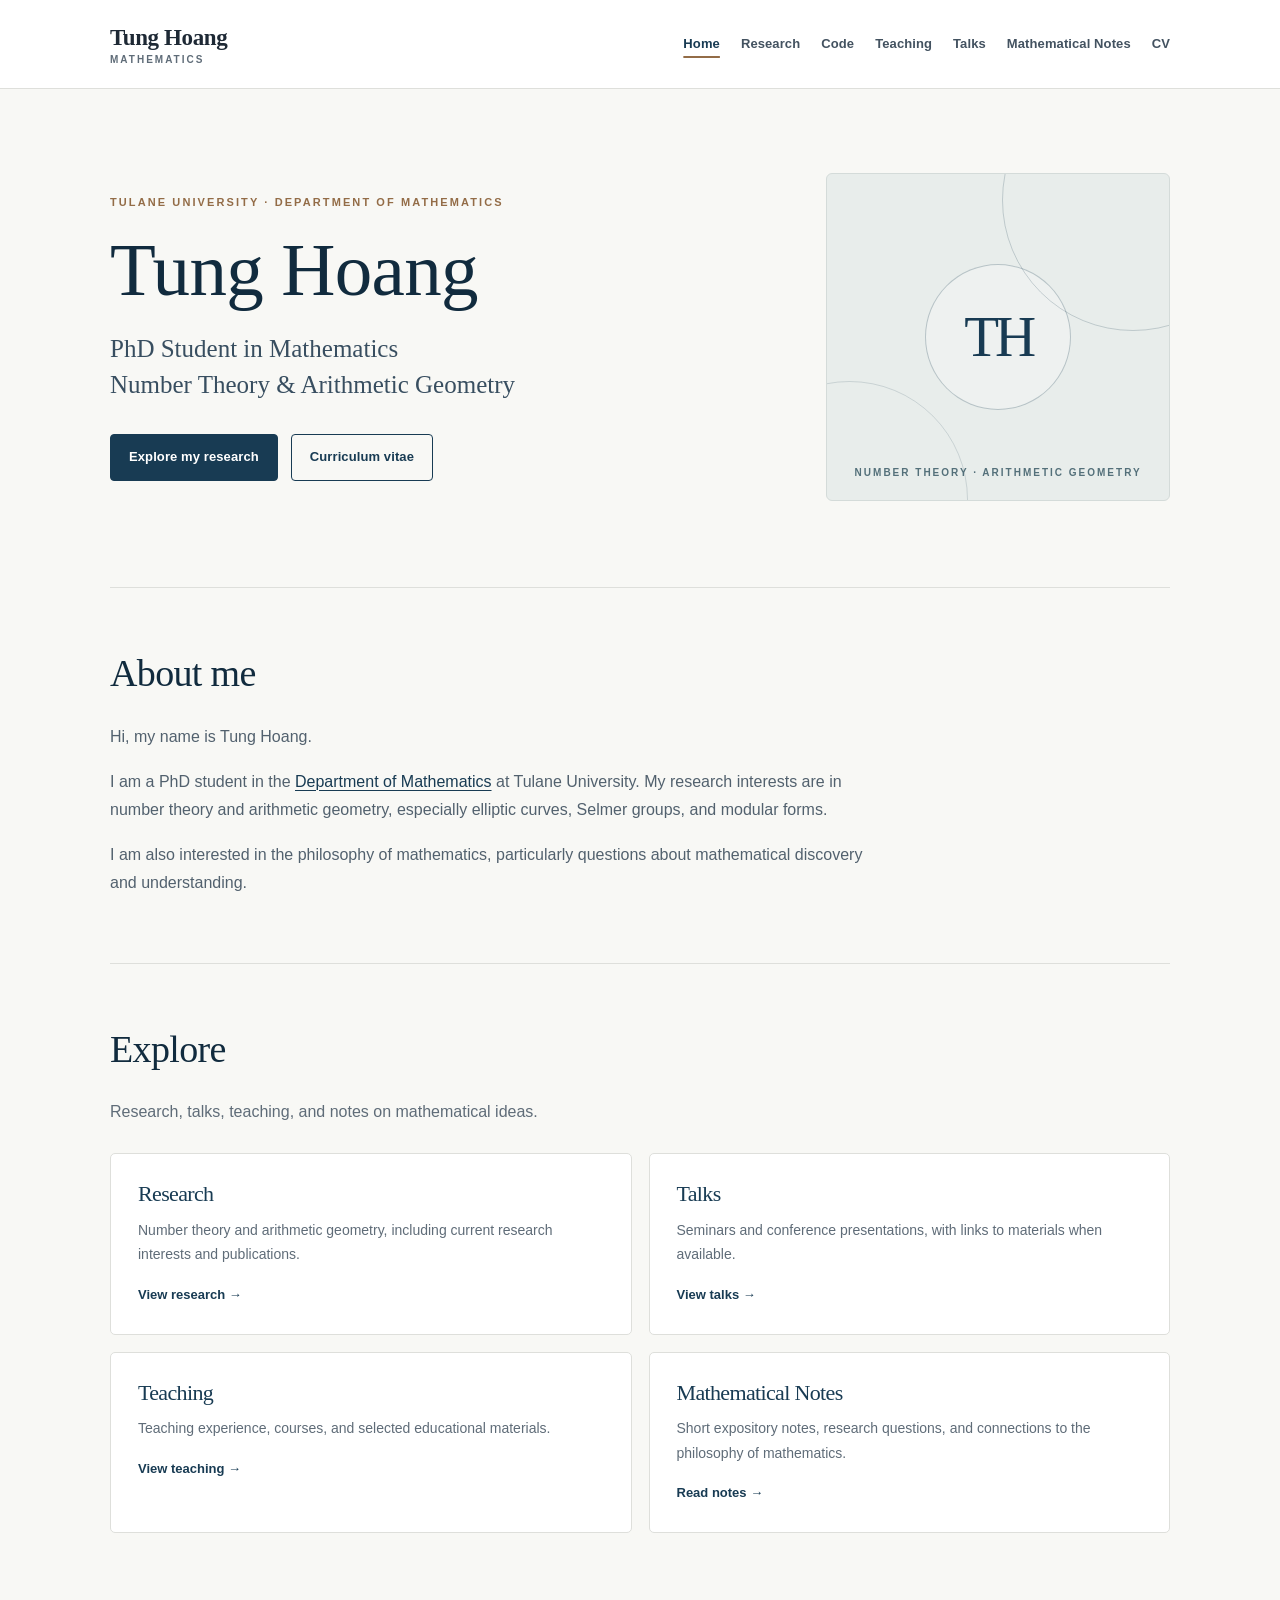
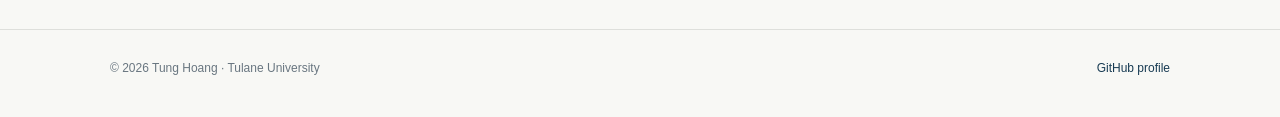
<file: index.html>
<!DOCTYPE html>
<html lang="en">
<head>
  <meta charset="UTF-8">
  <meta name="viewport" content="width=device-width, initial-scale=1">
  <meta name="description" content="Tung Hoang — PhD student in Mathematics at Tulane University, working in number theory and arithmetic geometry.">
  <meta name="theme-color" content="#f8f8f5">
  <title>Home | Tung Hoang</title>
  <link rel="stylesheet" href="style.css">
</head>
<body>
  <a class="skip-link" href="#main">Skip to content</a>
  <header class="topbar">
    <div class="container topbar-inner">
      <a class="brand" href="index.html" aria-label="Tung Hoang, home">
        <strong>Tung Hoang</strong>
        <small>Mathematics</small>
      </a>
      <nav aria-label="Main navigation">
        <a href="index.html" aria-current="page">Home</a>
        <a href="research.html">Research</a>
        <a href="code.html">Code</a>
        <a href="teaching.html">Teaching</a>
        <a href="talks.html">Talks</a>
        <a href="notes.html">Mathematical Notes</a>
        <a href="cv.html">CV</a>
      </nav>
    </div>
  </header>
  <main id="main" class="container">
    <section class="hero" aria-labelledby="page-title">
      <div>
        <p class="eyebrow">Tulane University · Department of Mathematics</p>
        <h1 id="page-title">Tung Hoang</h1>
        <p class="hero-lede">PhD Student in Mathematics<br>Number Theory &amp; Arithmetic Geometry</p>
        <div class="hero-actions">
          <a class="button" href="research.html">Explore my research</a>
          <a class="button button-outline" href="cv.html">Curriculum vitae</a>
        </div>
      </div>
      <!-- Replace the TH monogram with a portrait photograph when ready. -->
      <div class="portrait-panel" role="img" aria-label="Decorative TH monogram; portrait photograph to be added later">
        <div class="monogram" aria-hidden="true">TH</div>
        <span class="portrait-caption">Number theory · Arithmetic geometry</span>
      </div>
    </section>
    <section class="section" aria-labelledby="about-title">
      <div class="section-heading"><h2 id="about-title">About me</h2></div>
      <div class="content" style="max-width: 760px;">
        <p>Hi, my name is Tung Hoang.</p>
        <p>I am a PhD student in the <a href="https://sse.tulane.edu/math">Department of Mathematics</a> at Tulane University. My research interests are in number theory and arithmetic geometry, especially elliptic curves, Selmer groups, and modular forms.</p>
        <p>I am also interested in the philosophy of mathematics, particularly questions about mathematical discovery and understanding.</p>
      </div>
    </section>
    <section class="section" aria-labelledby="overview-title">
      <div class="section-heading"><h2 id="overview-title">Explore</h2></div>
      <p class="section-intro">Research, talks, teaching, and notes on mathematical ideas.</p>
      <div class="page-card-grid">
        <a class="page-card" href="research.html"><h3>Research</h3><p>Number theory and arithmetic geometry, including current research interests and publications.</p><span class="card-action">View research →</span></a>
        <a class="page-card" href="talks.html"><h3>Talks</h3><p>Seminars and conference presentations, with links to materials when available.</p><span class="card-action">View talks →</span></a>
        <a class="page-card" href="teaching.html"><h3>Teaching</h3><p>Teaching experience, courses, and selected educational materials.</p><span class="card-action">View teaching →</span></a>
        <a class="page-card" href="notes.html"><h3>Mathematical Notes</h3><p>Short expository notes, research questions, and connections to the philosophy of mathematics.</p><span class="card-action">Read notes →</span></a>
      </div>
    </section>
  </main>
  <footer>
    <div class="container footer-inner">
      <p>© <span id="year">2026</span> Tung Hoang · Tulane University</p>
      <a href="https://github.com/tunghoangmath" target="_blank" rel="noopener noreferrer">GitHub profile</a>
    </div>
  </footer>
  <script>document.getElementById('year').textContent = new Date().getFullYear();</script>
</body>
</html>
</file>
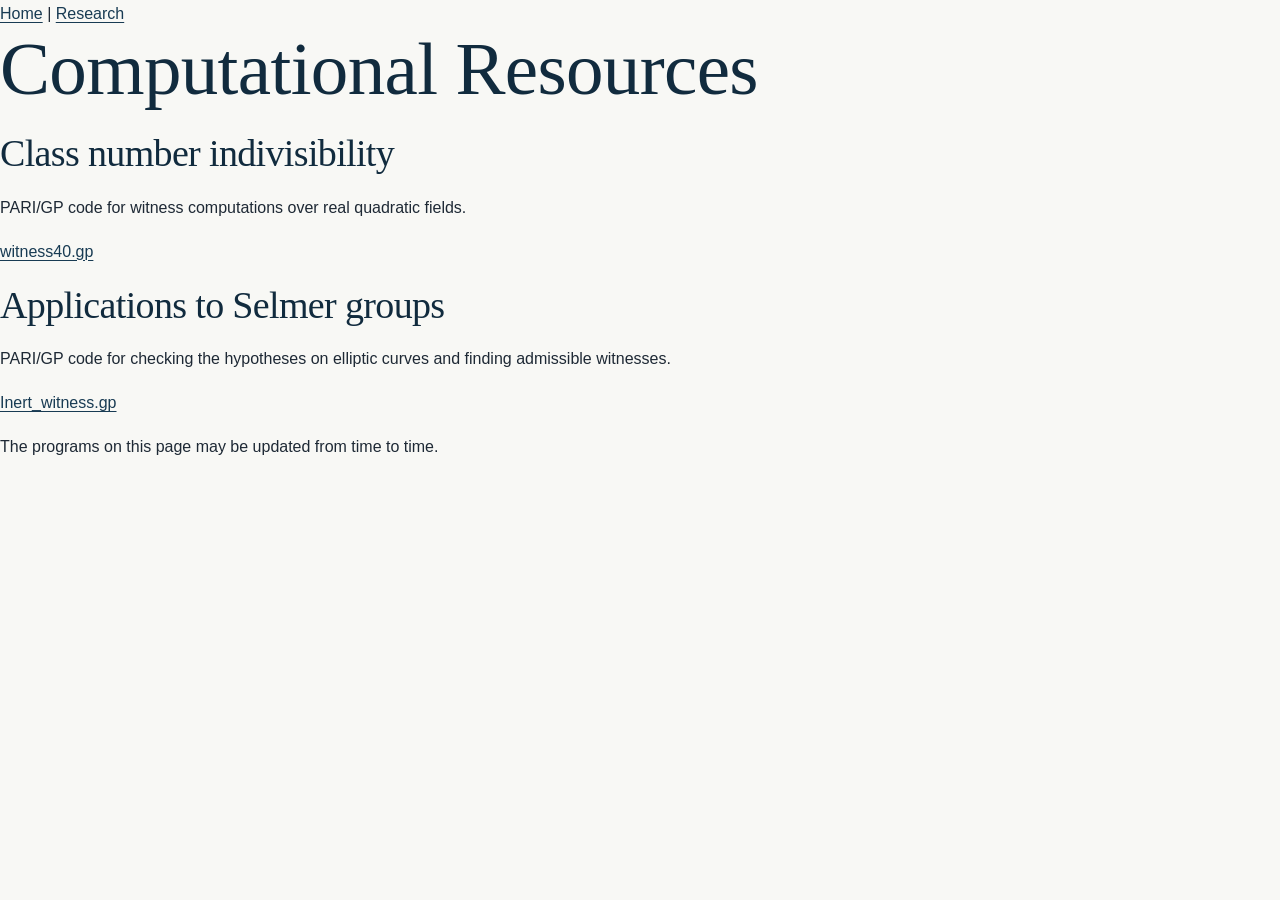
<file: code.html>
<!DOCTYPE html>
<html lang="en">
<head>
    <meta charset="UTF-8">
    <meta name="viewport" content="width=device-width, initial-scale=1">
    <title>Computational Resources</title>
    <link rel="stylesheet" href="style.css">
</head>
<body>

<a href="index.html">Home</a> |
<a href="research.html">Research</a>

<h1>Computational Resources</h1>

<h2>Class number indivisibility</h2>

<p>PARI/GP code for witness computations over real quadratic fields.</p>

<p><a href="code/witness40.gp" download>witness40.gp</a></p>

<h2>Applications to Selmer groups</h2>

<p>PARI/GP code for checking the hypotheses on elliptic curves
and finding admissible witnesses.</p>

<p><a href="code/Inert_witness.gp" download>Inert_witness.gp</a></p>

<p>The programs on this page may be updated from time to time.</p>

</body>
</html>
</file>
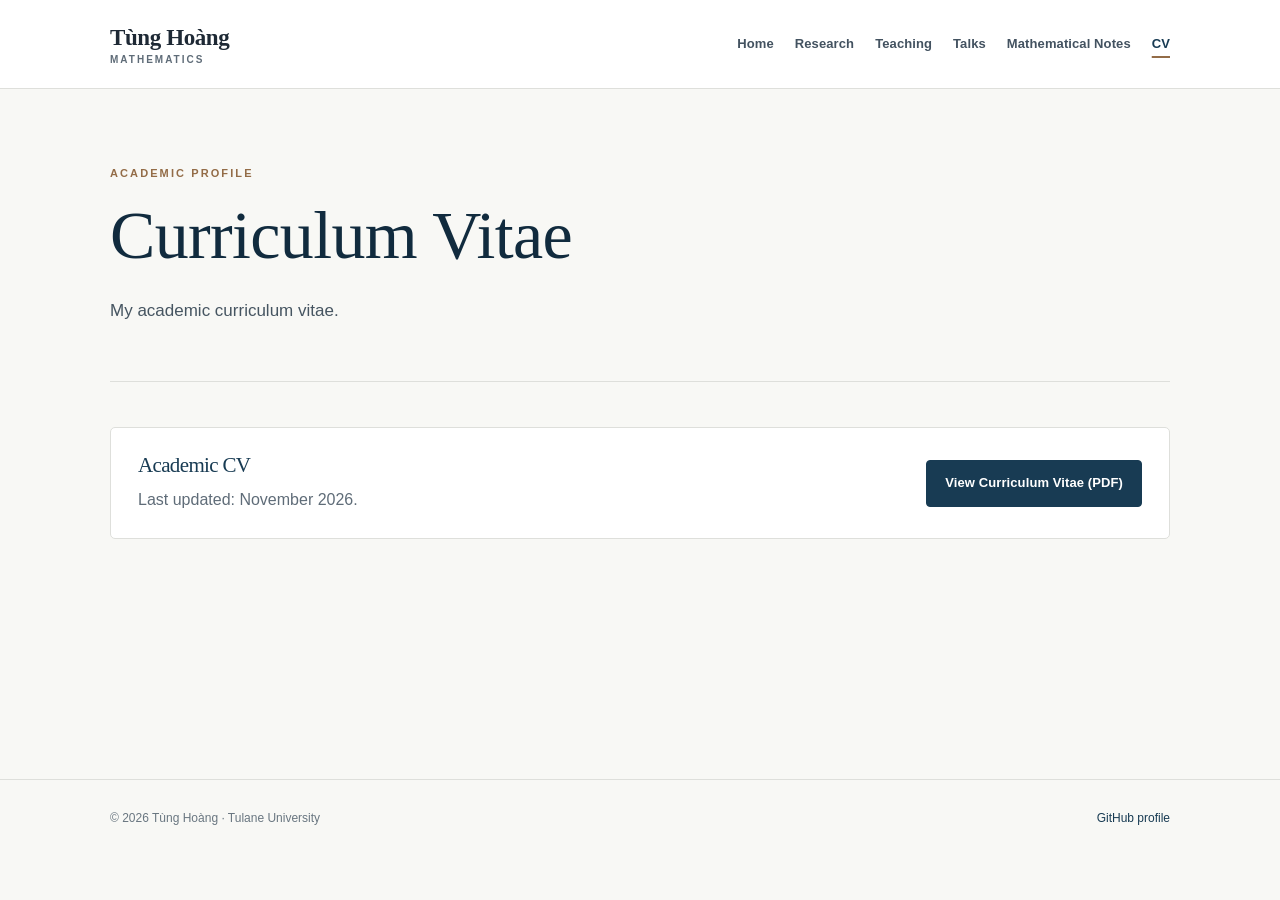
<file: cv.html>
<!DOCTYPE html>
<html lang="en">
<head>
  <meta charset="UTF-8">
  <meta name="viewport" content="width=device-width, initial-scale=1">
  <meta name="description" content="Academic curriculum vitae of Tùng Hoàng, PhD student in Mathematics at Tulane University.">
  <meta name="theme-color" content="#f8f8f5">
  <title>CV | Tùng Hoàng</title>
  <link rel="stylesheet" href="style.css">
</head>

<body>
  <a class="skip-link" href="#main">Skip to content</a>

  <header class="topbar">
    <div class="container topbar-inner">
      <a class="brand" href="index.html" aria-label="Tùng Hoàng, home">
        <strong>Tùng Hoàng</strong>
        <small>Mathematics</small>
      </a>

      <nav aria-label="Main navigation">
        <a href="index.html">Home</a>
        <a href="research.html">Research</a>
        <a href="teaching.html">Teaching</a>
        <a href="talks.html">Talks</a>
        <a href="notes.html">Mathematical Notes</a>
        <a href="cv.html" aria-current="page">CV</a>
      </nav>
    </div>
  </header>

  <main id="main" class="container subpage">

    <section class="page-intro">
      <p class="eyebrow">Academic profile</p>
      <h1>Curriculum Vitae</h1>
      <p class="lede">My academic curriculum vitae.</p>
    </section>

    <div class="page-body">
      <section class="section-block">
        <div class="cv-row">
          <div>
            <h3>Academic CV</h3>
            <p>Last updated: November 2026.</p>
          </div>

         <a class="button" href="CV_Tung%20Hoang.pdf" target="_blank" rel="noopener noreferrer">
            View Curriculum Vitae (PDF)
          </a>
        </div>
      </section>
    </div>

  </main>

  <footer>
    <div class="container footer-inner">
      <p>© <span id="year">2026</span> Tùng Hoàng · Tulane University</p>
      <a href="https://github.com/tunghoangmath" target="_blank" rel="noopener noreferrer">
        GitHub profile
      </a>
    </div>
  </footer>

  <script>
    document.getElementById('year').textContent = new Date().getFullYear();
  </script>

</body>
</html>
</file>
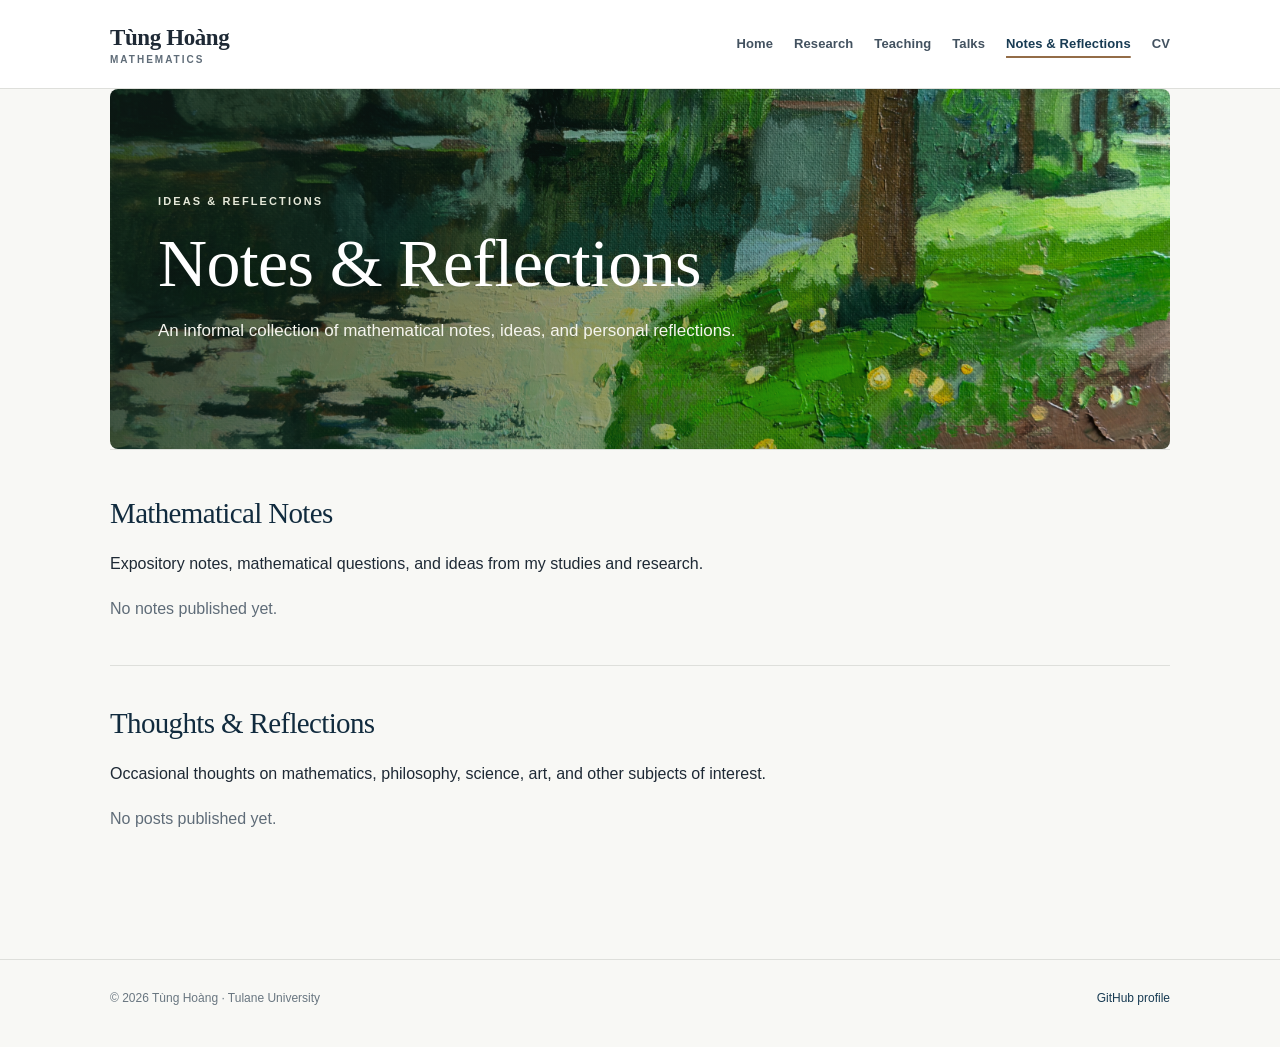
<file: notes.html>
<!DOCTYPE html>
<html lang="en">
<head>
  <meta charset="UTF-8">
  <meta name="viewport" content="width=device-width, initial-scale=1">
  <meta name="description" content="Mathematical notes, thoughts, and reflections by Tùng Hoàng.">
  <meta name="theme-color" content="#f8f8f5">
  <title>Notes &amp; Reflections | Tùng Hoàng</title>
  <link rel="stylesheet" href="style.css">

  <style>
    .notes-hero {
      position: relative;
      min-height: 360px;
      display: flex;
      flex-direction: column;
      justify-content: center;
      padding: 48px;
      box-sizing: border-box;
      border-radius: 8px;
      overflow: hidden;
      background-color: #29483a;
      background-image:
        linear-gradient(
          90deg,
          rgba(15, 30, 24, 0.72),
          rgba(15, 30, 24, 0.08)
        ),
        url("painting.jpg.jpeg");
      background-size: cover;
      background-position: center;
    }

    .notes-hero h1 {
      color: #ffffff;
      margin-bottom: 16px;
    }

    .notes-hero .eyebrow {
      color: #e5e8d9;
    }

    .notes-hero .lede {
      color: #f5f5ee;
      max-width: 600px;
      line-height: 1.7;
    }

    .notes-description {
      max-width: 740px;
      line-height: 1.8;
    }

    @media (max-width: 760px) {
      .notes-hero {
        min-height: 300px;
        padding: 28px;
        background-position: center;
      }

      .notes-hero h1 {
        font-size: 32px;
      }
    }
  </style>
</head>

<body>
  <a class="skip-link" href="#main">Skip to content</a>

  <header class="topbar">
    <div class="container topbar-inner">

      <a class="brand" href="index.html" aria-label="Tùng Hoàng, home">
        <strong>Tùng Hoàng</strong>
        <small>Mathematics</small>
      </a>

      <nav aria-label="Main navigation">
        <a href="index.html">Home</a>
        <a href="research.html">Research</a>
        <a href="teaching.html">Teaching</a>
        <a href="talks.html">Talks</a>
        <a href="notes.html" aria-current="page">Notes &amp; Reflections</a>
        <a href="cv.html">CV</a>
      </nav>

    </div>
  </header>

  <main id="main" class="container subpage">

    <section class="page-intro notes-hero">
      <p class="eyebrow">Ideas &amp; Reflections</p>

      <h1>Notes &amp; Reflections</h1>

      <p class="lede">
        An informal collection of mathematical notes,
        ideas, and personal reflections.
      </p>
    </section>

    <div class="page-body">

      <section class="section-block">
        <h2>Mathematical Notes</h2>

        <p class="notes-description">
          Expository notes, mathematical questions,
          and ideas from my studies and research.
        </p>

        <p class="quiet">No notes published yet.</p>
      </section>

      <section class="section-block">
        <h2>Thoughts &amp; Reflections</h2>

        <p class="notes-description">
          Occasional thoughts on mathematics, philosophy,
          science, art, and other subjects of interest.
        </p>

        <p class="quiet">No posts published yet.</p>
      </section>

    </div>
  </main>

  <footer>
    <div class="container footer-inner">
      <p>© <span id="year">2026</span> Tùng Hoàng · Tulane University</p>

      <a href="https://github.com/tunghoangmath"
         target="_blank"
         rel="noopener noreferrer">
        GitHub profile
      </a>
    </div>
  </footer>

  <script>
    document.getElementById('year').textContent =
      new Date().getFullYear();
  </script>

</body>
</html>
</file>
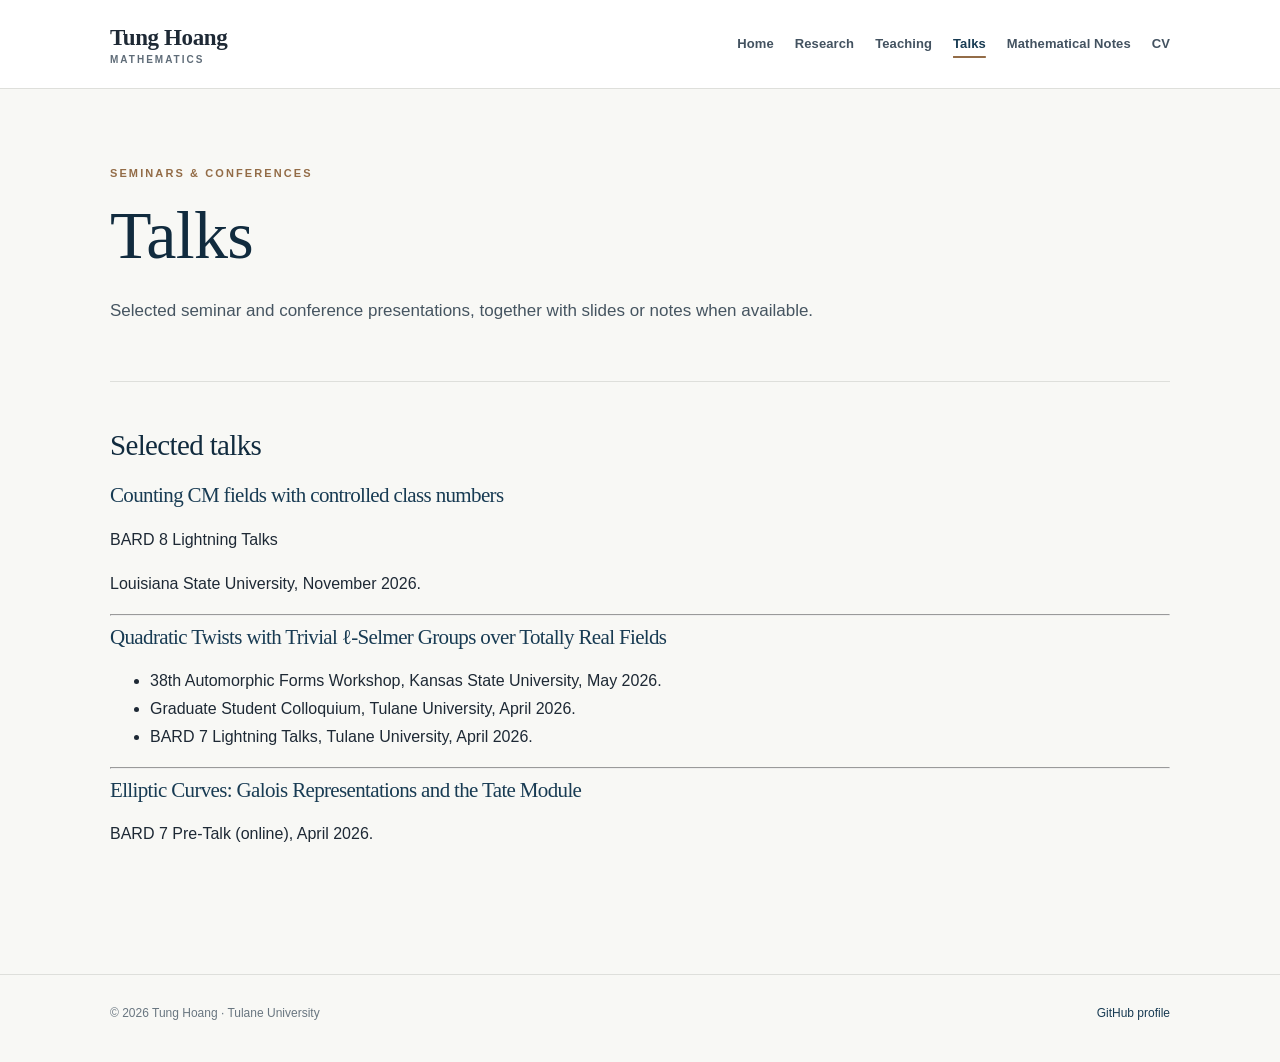
<file: talks.html>
<!DOCTYPE html>
<html lang="en">
<head>
  <meta charset="UTF-8">
  <meta name="viewport" content="width=device-width, initial-scale=1">
  <meta name="description" content="Academic website of Tung Hoang, PhD student in Mathematics at Tulane University.">
  <meta name="theme-color" content="#f8f8f5">
  <title>Talks | Tung Hoang</title>
  <link rel="stylesheet" href="style.css">
</head>
<body>
  <a class="skip-link" href="#main">Skip to content</a>
  <header class="topbar">
    <div class="container topbar-inner">
      <a class="brand" href="index.html" aria-label="Tung Hoang, home">
        <strong>Tung Hoang</strong>
        <small>Mathematics</small>
      </a>
      <nav aria-label="Main navigation">
        <a href="index.html">Home</a>
        <a href="research.html">Research</a>
        <a href="teaching.html">Teaching</a>
        <a href="talks.html" aria-current="page">Talks</a>
        <a href="notes.html">Mathematical Notes</a>
        <a href="cv.html">CV</a>
      </nav>
    </div>
  </header>
  <main id="main" class="container subpage">
    <section class="page-intro">
      <p class="eyebrow">Seminars &amp; conferences</p>
      <h1>Talks</h1>
      <p class="lede">Selected seminar and conference presentations, together with slides or notes when available.</p>
    </section>
    <div class="page-body">
      <section class="section-block">
        <h2>Selected talks</h2>
        
<article>
  <h3>Counting CM fields with controlled class numbers</h3>
  <p>BARD 8 Lightning Talks</p>
  <p>Louisiana State University, November 2026.</p>
</article>

<hr>

<article>
  <h3>Quadratic Twists with Trivial ℓ-Selmer Groups over Totally Real Fields</h3>
  <ul>
    <li>38th Automorphic Forms Workshop, Kansas State University, May 2026.</li>
    <li>Graduate Student Colloquium, Tulane University, April 2026.</li>
    <li>BARD 7 Lightning Talks, Tulane University, April 2026.</li>
  </ul>
</article>

<hr>

<article>
  <h3>Elliptic Curves: Galois Representations and the Tate Module</h3>
  <p>BARD 7 Pre-Talk (online), April 2026.</p>
</article>

      </section>
    </div>
  </main>
  <footer>
    <div class="container footer-inner">
      <p>© <span id="year">2026</span> Tung Hoang · Tulane University</p>
      <a href="https://github.com/tunghoangmath" target="_blank" rel="noopener noreferrer">GitHub profile</a>
    </div>
  </footer>
  <script>document.getElementById('year').textContent = new Date().getFullYear();</script>
</body>
</html>
</file>
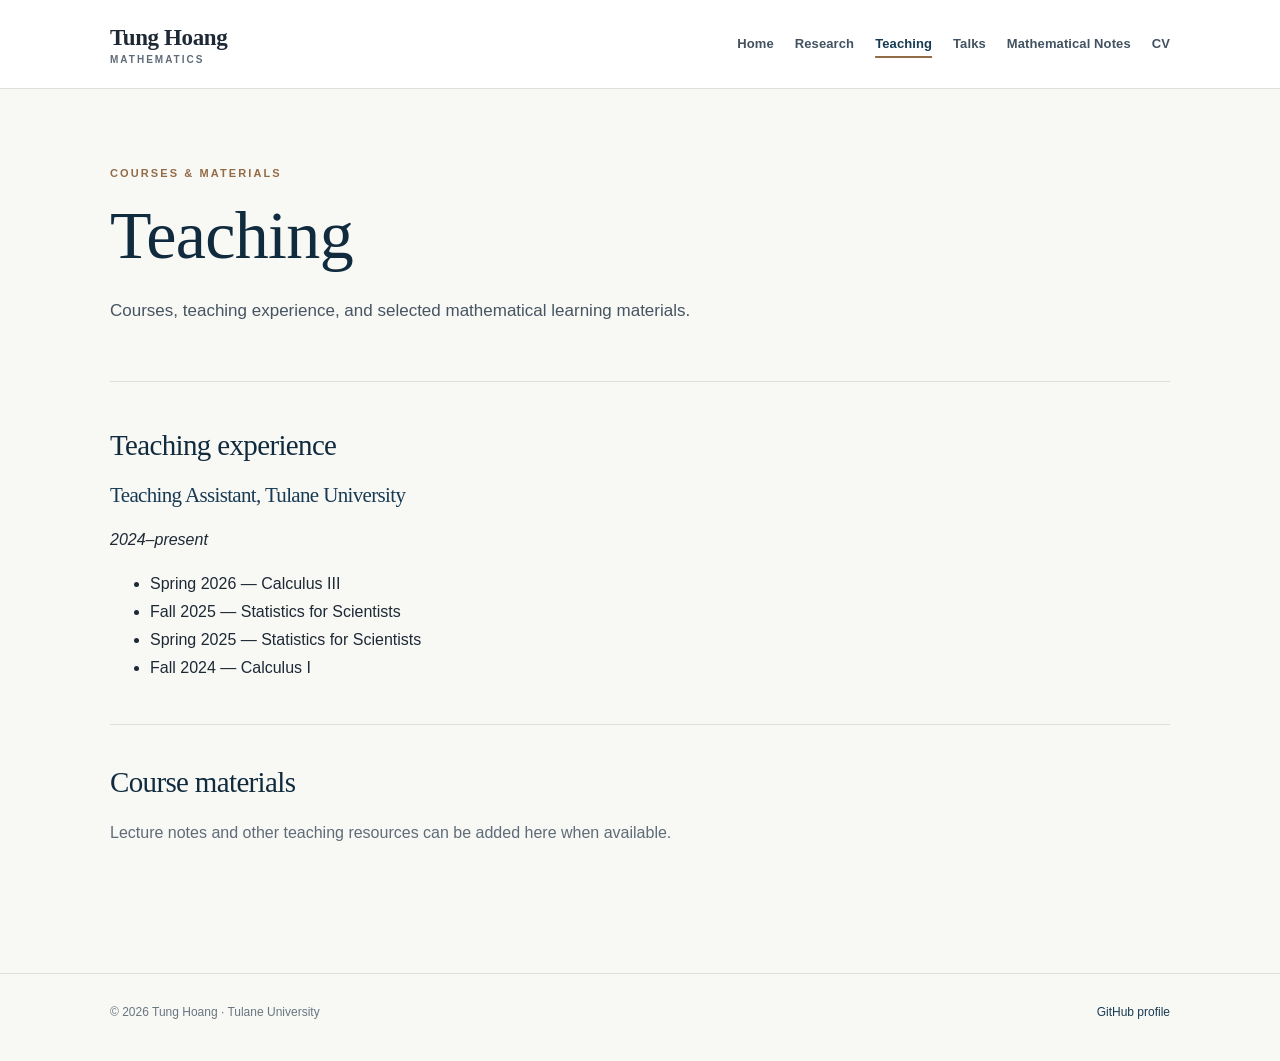
<file: teaching.html>
<!DOCTYPE html>
<html lang="en">
<head>
  <meta charset="UTF-8">
  <meta name="viewport" content="width=device-width, initial-scale=1">
  <meta name="description" content="Academic website of Tung Hoang, PhD student in Mathematics at Tulane University.">
  <meta name="theme-color" content="#f8f8f5">
  <title>Teaching | Tung Hoang</title>
  <link rel="stylesheet" href="style.css">
</head>
<body>
  <a class="skip-link" href="#main">Skip to content</a>
  <header class="topbar">
    <div class="container topbar-inner">
      <a class="brand" href="index.html" aria-label="Tung Hoang, home">
        <strong>Tung Hoang</strong>
        <small>Mathematics</small>
      </a>
      <nav aria-label="Main navigation">
        <a href="index.html">Home</a>
        <a href="research.html">Research</a>
        <a href="teaching.html" aria-current="page">Teaching</a>
        <a href="talks.html">Talks</a>
        <a href="notes.html">Mathematical Notes</a>
        <a href="cv.html">CV</a>
      </nav>
    </div>
  </header>
  <main id="main" class="container subpage">
    <section class="page-intro">
      <p class="eyebrow">Courses &amp; materials</p>
      <h1>Teaching</h1>
      <p class="lede">Courses, teaching experience, and selected mathematical learning materials.</p>
    </section>
    <div class="page-body">
      <section class="section-block">
        <h2>Teaching experience</h2>
        
<h3>Teaching Assistant, Tulane University</h3>
<p><em>2024–present</em></p>

<ul>
  <li>Spring 2026 — Calculus III</li>
  <li>Fall 2025 — Statistics for Scientists</li>
  <li>Spring 2025 — Statistics for Scientists</li>
  <li>Fall 2024 — Calculus I</li>
</ul>

      </section>
      <section class="section-block">
        <h2>Course materials</h2>
        <p class="quiet">Lecture notes and other teaching resources can be added here when available.</p>
      </section>
    </div>
  </main>
  <footer>
    <div class="container footer-inner">
      <p>© <span id="year">2026</span> Tung Hoang · Tulane University</p>
      <a href="https://github.com/tunghoangmath" target="_blank" rel="noopener noreferrer">GitHub profile</a>
    </div>
  </footer>
  <script>document.getElementById('year').textContent = new Date().getFullYear();</script>
</body>
</html>
</file>
<file: style.css>
:root {
      --page: #f8f8f5;
      --paper: #ffffff;
      --ink: #1e2935;
      --muted: #5f6c78;
      --line: #dedfdb;
      --navy: #183b53;
      --navy-dark: #112b3e;
      --accent: #936c47;
      --soft: #eef1f0;
      --max: 1060px;
    }
    * { box-sizing: border-box; }
    html { scroll-behavior: auto; }
    body {
      margin: 0;
      background: var(--page);
      color: var(--ink);
      font: 16px/1.75 -apple-system, BlinkMacSystemFont, "Segoe UI", Arial, sans-serif;
      -webkit-font-smoothing: antialiased;
    }
    a { color: var(--navy); text-decoration-thickness: 1px; text-underline-offset: 3px; }
    a:hover { color: var(--accent); }
    a:focus-visible { outline: 3px solid var(--accent); outline-offset: 4px; }
    .skip-link { position: absolute; z-index: 20; top: -55px; left: 12px; padding: 9px 14px; background: #fff; }
    .skip-link:focus { top: 12px; }
    .container { width: min(var(--max), calc(100% - 56px)); margin-inline: auto; }
    .topbar { background: var(--paper); border-bottom: 1px solid var(--line); }
    .topbar-inner { min-height: 88px; display: flex; align-items: center; justify-content: space-between; gap: 24px; }
    .brand { display: inline-flex; flex-direction: column; gap: 0; color: var(--ink); text-decoration: none; line-height: 1.35; flex-shrink: 0; }
    .brand strong { font-family: Georgia, "Times New Roman", serif; font-size: 23px; letter-spacing: -.4px; font-weight: 600; }
    .brand small { color: var(--muted); text-transform: uppercase; letter-spacing: 2px; font-size: 10px; font-weight: 650; }
    nav { display: flex; flex-wrap: wrap; justify-content: flex-end; align-items: center; column-gap: 21px; row-gap: 5px; }
    nav a { color: #435260; text-decoration: none; font-size: 13px; font-weight: 600; letter-spacing: .1px; }
    nav a:hover { color: var(--navy); text-decoration: underline; text-underline-offset: 6px; }
    main { padding-bottom: 30px; }
    .hero { display: grid; grid-template-columns: minmax(0, 1.55fr) minmax(240px, .85fr); gap: clamp(35px, 7vw, 90px); padding: 84px 0 86px; align-items: center; }
    .eyebrow { margin: 0 0 16px; color: var(--accent); text-transform: uppercase; letter-spacing: 2.1px; font-size: 11px; font-weight: 750; }
    h1, h2, h3 { font-family: Georgia, "Times New Roman", serif; font-weight: 500; letter-spacing: -.65px; }
    h1 { font-size: clamp(45px, 6.4vw, 75px); line-height: 1.08; margin: 0 0 21px; color: var(--navy-dark); }
    .hero-lede { margin: 0 0 21px; font-family: Georgia, "Times New Roman", serif; font-size: clamp(20px, 2.3vw, 25px); line-height: 1.47; color: #384e60; }
    .intro { max-width: 640px; margin: 0; color: #465561; font-size: 16px; line-height: 1.9; }
    .hero-actions { margin-top: 30px; display: flex; gap: 13px; flex-wrap: wrap; align-items: center; }
    .button { display: inline-block; padding: 11px 18px; background: var(--navy); border: 1px solid var(--navy); border-radius: 4px; color: white; text-decoration: none; font-size: 13px; font-weight: 700; letter-spacing: .1px; }
    .button:hover { background: var(--navy-dark); color: #fff; }
    .button-outline { color: var(--navy); background: transparent; }
    .button-outline:hover { color: var(--navy-dark); background: #eef1ef; }
    .portrait-panel { min-height: 328px; background: #e8edeb; border: 1px solid #d4dbd9; border-radius: 6px; position: relative; display: grid; place-items: center; overflow: hidden; }
    .portrait-panel:before { content: ""; display: block; width: 260px; height: 260px; border: 1px solid rgba(22, 57, 78, .2); border-radius: 50%; position: absolute; top: -105px; right: -95px; }
    .portrait-panel:after { content: ""; width: 235px; height: 235px; border: 1px solid rgba(22, 57, 78, .15); border-radius: 50%; position: absolute; bottom: -118px; left: -96px; }
    .monogram { display: grid; place-items: center; width: 146px; height: 146px; border: 1px solid rgba(22, 57, 78, .25); border-radius: 50%; color: var(--navy); font-family: Georgia, serif; font-size: 57px; letter-spacing: -4px; background: rgba(255,255,255,.26); }
    .portrait-caption { position: absolute; bottom: 19px; color: #54707a; font-size: 10px; font-weight: 650; letter-spacing: 2px; text-transform: uppercase; }
    .section { padding: 62px 0 66px; border-top: 1px solid var(--line); scroll-margin-top: 22px; }
    .section-heading { display: flex; align-items: baseline; justify-content: space-between; gap: 20px; margin-bottom: 25px; }
    h2 { font-size: clamp(30px, 4vw, 38px); line-height: 1.25; color: var(--navy-dark); margin: 0; }
    h3 { font-size: 22px; line-height: 1.3; color: var(--navy); margin: 0 0 7px; }
    .section-number { color: #909a9f; font-size: 12px; letter-spacing: 1.2px; font-weight: 600; }
    .section-intro { color: var(--muted); max-width: 750px; margin: 0 0 27px; }
    .research-grid { display: grid; grid-template-columns: repeat(3, minmax(0,1fr)); gap: 16px; }
    .research-card { background: var(--paper); border: 1px solid var(--line); padding: 25px 24px 24px; border-radius: 5px; }
    .research-card .number { display: block; margin-bottom: 27px; color: var(--accent); font-family: Georgia, serif; font-size: 15px; }
    .research-card p { margin: 0; color: var(--muted); font-size: 14px; line-height: 1.75; }
    .subsection { margin-top: 35px; padding-top: 28px; border-top: 1px solid var(--line); }
    .subsection h3 { font-size: 23px; }
    .placeholder { margin: 8px 0 0; color: var(--muted); font-size: 15px; }
    .split { display: grid; grid-template-columns: 230px 1fr; gap: 45px; }
    .split .side-note { margin: 0; color: #8b969d; font-size: 12px; font-weight: 700; letter-spacing: 1.6px; text-transform: uppercase; padding-top: 7px; }
    .content p { margin: 0 0 17px; color: #52616e; }
    .content p:last-child { margin-bottom: 0; }
    .notes-grid { display: grid; grid-template-columns: repeat(2, minmax(0, 1fr)); gap: 16px; }
    .note-card { background: #fdfdfc; border: 1px solid var(--line); padding: 25px 26px; border-radius: 5px; }
    .note-card .type { display: block; color: var(--accent); font-weight: 700; text-transform: uppercase; font-size: 10px; letter-spacing: 1.5px; margin-bottom: 13px; }
    .note-card h3 { font-size: 21px; }
    .note-card p { color: var(--muted); margin: 0; font-size: 14px; }
    .cv-row { background: var(--paper); border: 1px solid var(--line); border-radius: 5px; padding: 24px 27px; display: flex; align-items: center; justify-content: space-between; gap: 20px; }
    .cv-row p { margin: 5px 0 0; color: var(--muted); }
    footer { border-top: 1px solid var(--line); padding: 28px 0 38px; }
    .footer-inner { display: flex; align-items: center; justify-content: space-between; gap: 15px; flex-wrap: wrap; }
    footer p { color: #697680; font-size: 12px; margin: 0; }
    footer a { font-size: 12px; text-decoration: none; }
    @media (max-width: 760px) {
      .container { width: min(var(--max), calc(100% - 34px)); }
      .topbar-inner { padding: 18px 0; flex-direction: column; align-items: flex-start; gap: 17px; }
      nav { justify-content: flex-start; column-gap: 17px; }
      .hero { padding: 52px 0 59px; grid-template-columns: 1fr; gap: 31px; }
      .portrait-panel { min-height: 225px; }
      .monogram { width: 105px; height: 105px; font-size: 44px; }
      .research-grid, .notes-grid { grid-template-columns: 1fr; }
      .split { grid-template-columns: 1fr; gap: 10px; }
      .section { padding: 45px 0 49px; }
      .cv-row { align-items: flex-start; flex-direction: column; }
    }
    @media (prefers-reduced-motion: reduce) { html { scroll-behavior: auto; } }
    @media print { body { background: #fff; } nav, .hero-actions { display: none; } .section { break-inside: avoid; } }
  
    /* Additional styles for the multi-page academic site. */
    nav a[aria-current="page"] { color: var(--navy); text-decoration: underline; text-underline-offset: 8px; text-decoration-color: var(--accent); text-decoration-thickness: 2px; }
    .subpage { min-height: calc(100vh - 210px); }
    .page-intro { padding: 75px 0 54px; }
    .page-intro h1 { font-size: clamp(43px, 5.5vw, 68px); margin-bottom: 22px; }
    .page-intro .lede { max-width: 760px; color: #465561; font-size: 17px; line-height: 1.9; margin: 0; }
    .page-body { padding: 45px 0 80px; border-top: 1px solid var(--line); }
    .page-body h2 { font-size: 29px; margin: 0 0 19px; }
    .page-body h3 { font-size: 21px; }
    .page-body .section-block + .section-block { margin-top: 42px; padding-top: 39px; border-top: 1px solid var(--line); }
    .quiet { color: var(--muted); max-width: 760px; }
    .link-line { margin-top: 26px; }
    .list-clean { padding: 0; margin: 0; list-style: none; }
    .list-clean li + li { border-top: 1px solid var(--line); }
    .list-clean li { padding: 18px 0; }
    .site-links { margin-top: 18px; display: flex; gap: 15px; flex-wrap: wrap; }
    .site-links a { font-size: 14px; font-weight: 650; }
    .page-card-grid { display: grid; grid-template-columns: repeat(2, minmax(0,1fr)); gap: 17px; }
    .page-card { padding: 26px 27px; border: 1px solid var(--line); background: var(--paper); border-radius: 5px; color: inherit; text-decoration: none; display: block; }
    .page-card:hover { border-color: #aec0c8; background: #fff; }
    .page-card h3 { margin-bottom: 9px; }
    .page-card p { color: var(--muted); font-size: 14px; margin: 0; }
    .page-card .card-action { display: inline-block; margin-top: 17px; color: var(--navy); font-size: 13px; font-weight: 700; }
    .status { color: #6c797f; font-style: italic; font-size: 14px; }
    @media (max-width: 760px) {
      .page-intro { padding: 47px 0 38px; }
      .page-body { padding: 35px 0 60px; }
      .page-card-grid { grid-template-columns: 1fr; }
    }
</file>
